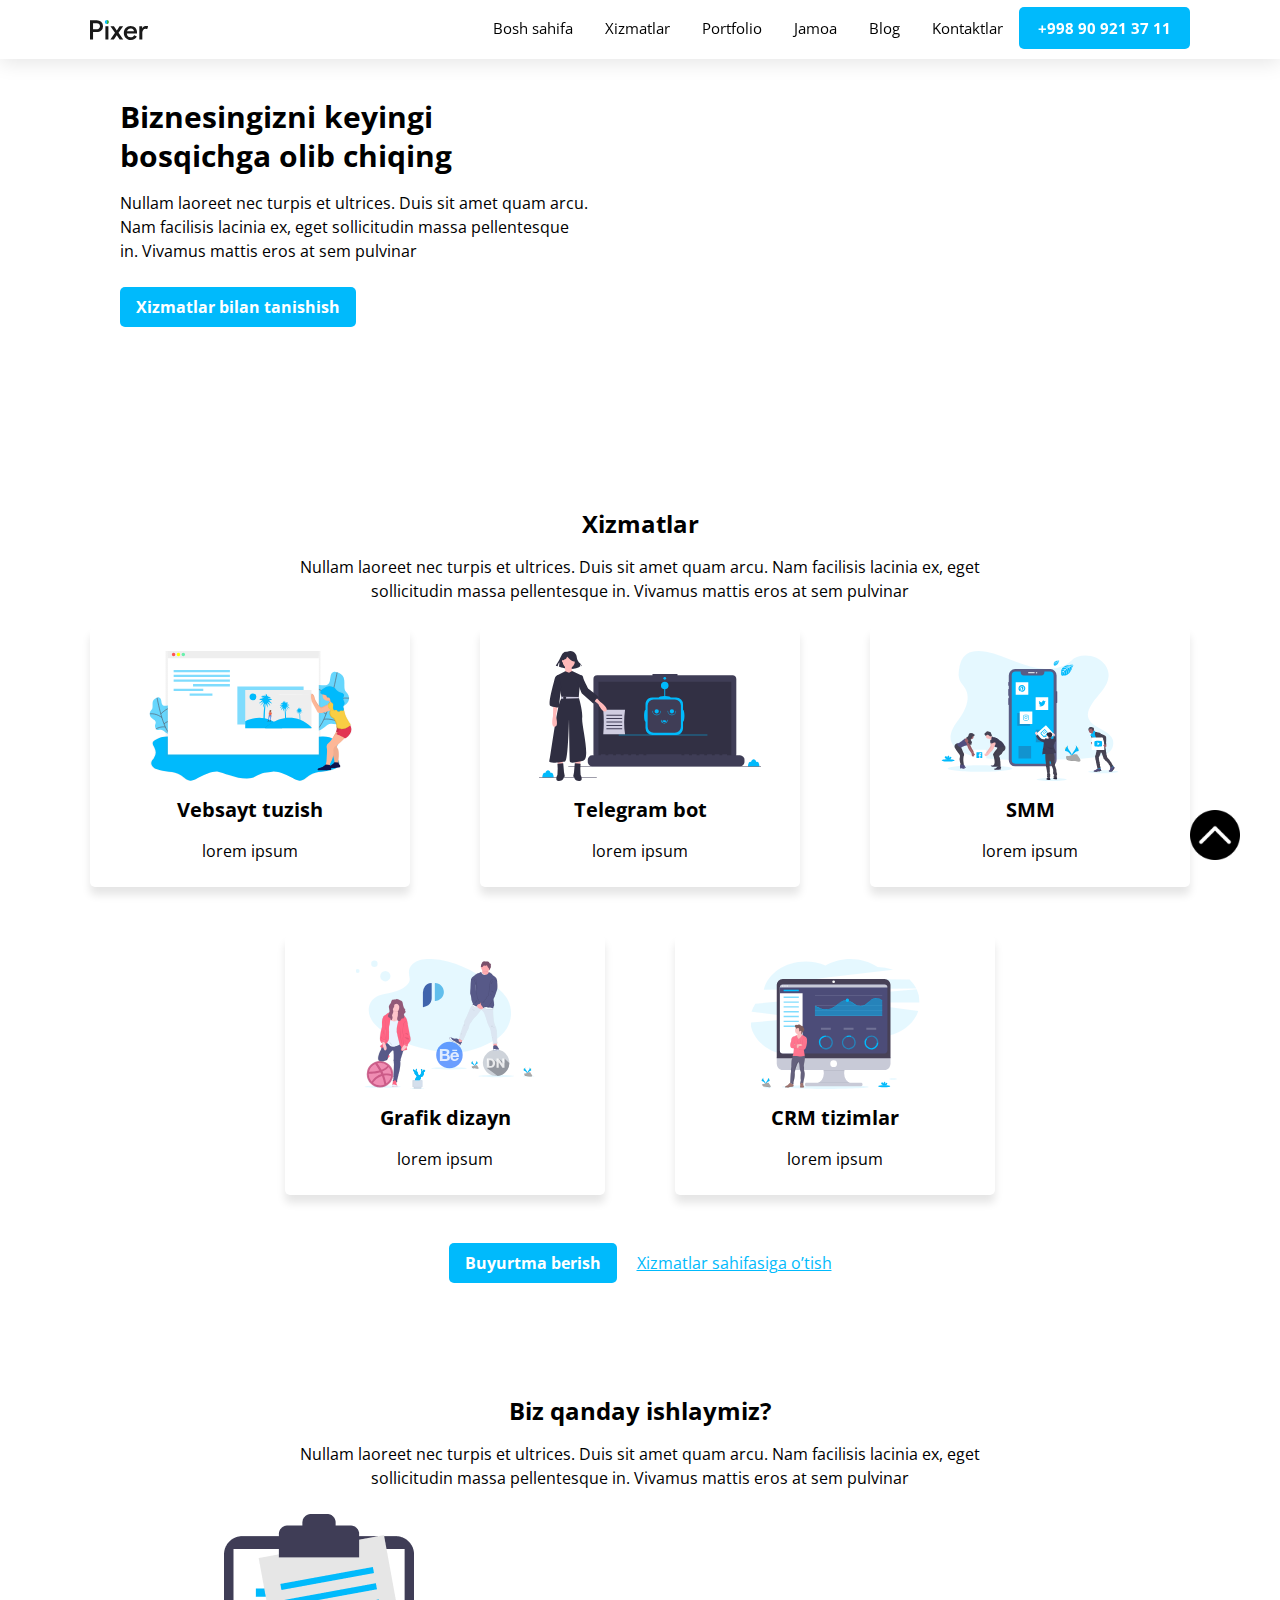
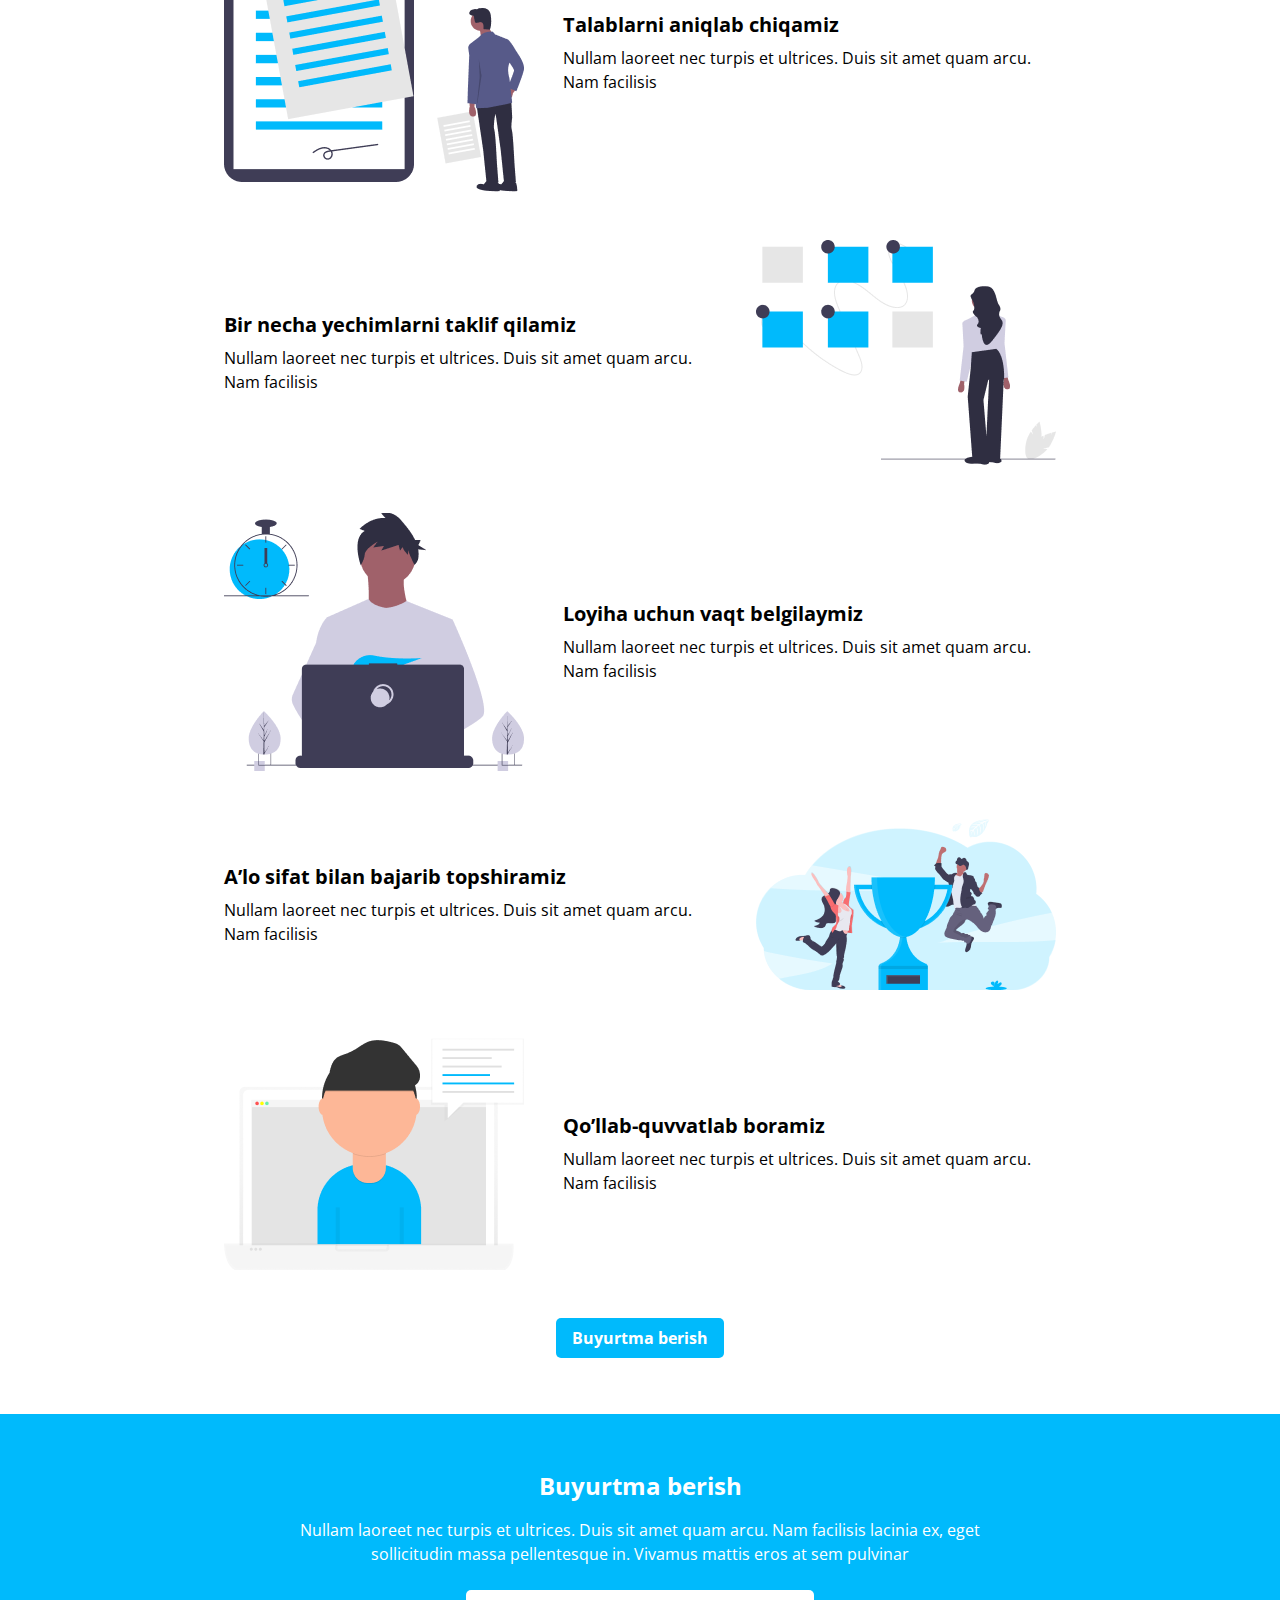
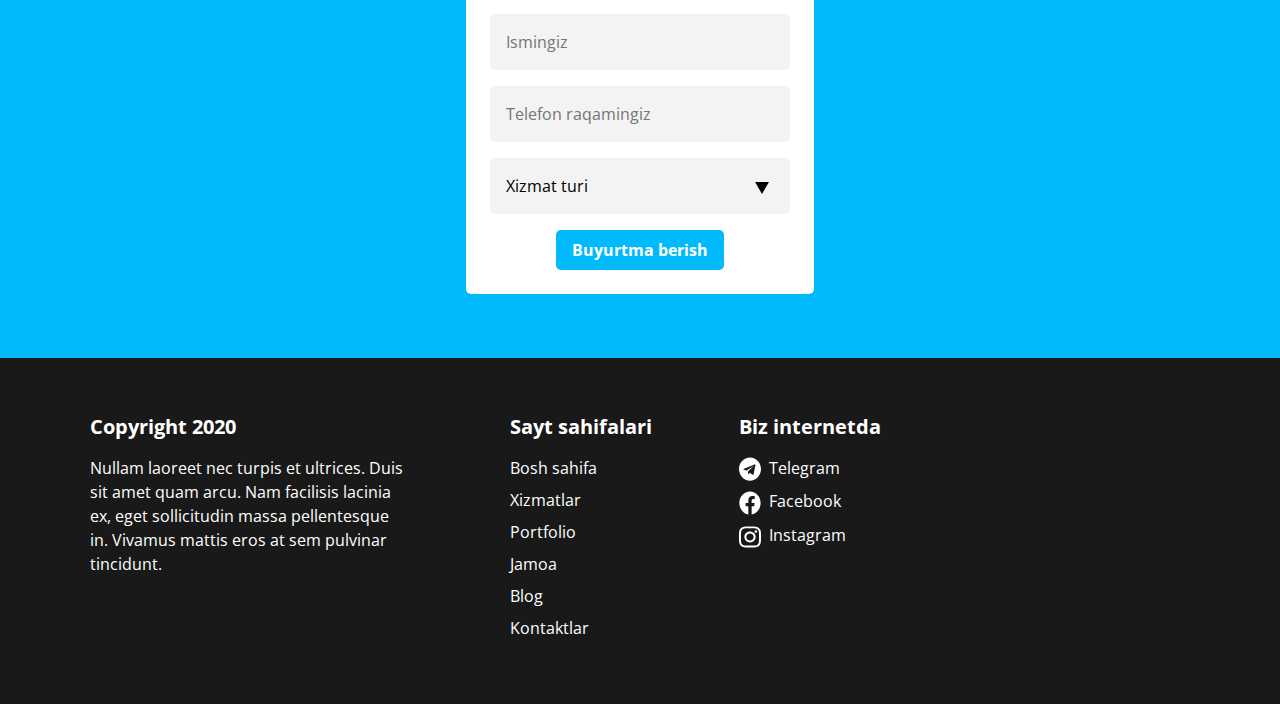
<file: index.html>
<!DOCTYPE html>
<html lang="en">
<head>
  <meta charset="UTF-8">
  <meta http-equiv="X-UA-Compatible" content="IE=edge">
  <meta name="viewport" content="width=device-width, initial-scale=1.0">
  <link rel="stylesheet" href="./css/normalize.css">
  <link rel="stylesheet" href="./css/main.min.css"> 
  <!-- <link rel="stylesheet" href="./css/main.css"> -->
  <title>Pixer</title>
</head>
<body id="body">

  <h1 class="visually-hidden"> Welcome to Pixer </h1>

  <header class="header">
    <div class="container">
      <div class="header__list">
        <a class="site__link" href="./index.html">
          <img class="site__link_img" src="./images/pixer_logo.svg" alt="site logo" width="58" height="20">
        </a>
        
        <nav class="header__menu">
          <ul class="menu__list">
            <li class="menu__item">
              <a class="menu__link" href="./index.html">Bosh sahifa</a>
            </li>
            <li class="menu__item">
              <a class="menu__link" href="./services.html">Xizmatlar</a>
              <ul class="sublist">
                <li class="subitem">
                  <a class="sublink" href="#">Vebsayt</a>
                </li>
                <li class="subitem">
                  <a class="sublink" href="#">Telegram bot</a>
                </li>
                <li class="subitem">
                  <a class="sublink" href="#">SMM</a>
                </li>
                <li class="subitem">
                  <a class="sublink" href="#">Grafik dizayn</a>
                </li>
                <li class="subitem">
                  <a class="sublink" href="#">CRM tizim</a>
                  <ul class="micro__list">
                    <li class="micro__item">
                      <a class="micro__link" href="#">item 1</a>
                    </li>
                    <li class="micro__item">
                      <a class="micro__link" href="#">item 2</a>
                    </li>
                    <li class="micro__item">
                      <a class="micro__link" href="#">item 3</a>
                    </li>
                  </ul>
                </li>
              </ul>
            </li>
            <li class="menu__item">
              <a class="menu__link" href="#">Portfolio</a>
            </li>
            <li class="menu__item">
              <a class="menu__link" href="#">Jamoa</a>
            </li>
            <li class="menu__item">
              <a class="menu__link" href="#">Blog</a>
            </li>
            <li class="menu__item">
              <a class="menu__link" href="#">Kontaktlar</a>
            </li>
            <li class="item__tel">
              <a class="menu__tel" href="tel:+998909213711">+998 90 921 37 11</a>
            </li>
          </ul>
        </nav>
      </div>
    </div>
  </header>


  <main class="main">

    <section class="body">
      <div class="container">
        <div class="body__list">
          <div class="body__item">
            <h1 class="body__title">Biznesingizni keyingi bosqichga
            olib chiqing</h1>
            <p class="body__text">Nullam laoreet nec turpis et ultrices. Duis sit amet quam arcu. Nam facilisis lacinia ex, eget sollicitudin massa pellentesque in. Vivamus mattis eros at sem pulvinar</p>
            <button class="body__link" >Xizmatlar bilan tanishish</button>
          </div>
          <iframe class="body__video" width="458" height="258" src="https://www.youtube.com/embed/6_pru8U2RmM?controls=0" title="YouTube video player" allow="accelerometer; autoplay; clipboard-write; encrypted-media; gyroscope; picture-in-picture" allowfullscreen></iframe>
        </div>
      </div>
    </section>

    <section class="about">
      <div class="container">
        <div class="about__top">
          <h2 class="about__title">Xizmatlar</h2>
          <p class="about__text">Nullam laoreet nec turpis et ultrices. Duis sit amet quam arcu. Nam facilisis lacinia ex, eget sollicitudin massa pellentesque in. Vivamus mattis eros at sem pulvinar</p>
        </div>
        <ul class="about__list">
          <li class="about__item">
            <a class="about__item_link" href="#">
              <img src="./images/websayt_tuzish.svg" alt="depicts a picture of a girl creating a website" width="203" height="130" class="about__img">
              <h3 class="about__subject">Vebsayt tuzish</h3>
              <p class="about__desc">lorem ipsum</p>
            </a>
          </li>
          <li class="about__item">
            <a class="about__item_link" href="#">
              <img src="./images/telegram_bot.svg" alt="The picture depicts a girl holding a paper in front of a notebook" width="222" height="130" class="about__img">
              <h3 class="about__subject">Telegram bot</h3>
              <p class="about__desc">lorem ipsum</p>
            </a>
          </li>
          <li class="about__item">
            <a class="about__item_link" href="#">
              <img src="./images/smm.svg" alt="The picture shows 4 people putting an icon on the phone" width="178" height="130" class="about__img">
              <h3 class="about__subject">SMM</h3>
              <p class="about__desc">lorem ipsum</p>
            </a>
          </li>
          <li class="about__item">
            <a class="about__item_link" href="#">
              <img src="./images/grafig_design.svg" alt="In the picture 2 people are standing on the back of a boy girl on a girl ball" width="179" height="130" class="about__img">
              <h3 class="about__subject">Grafik dizayn</h3>
              <p class="about__desc">lorem ipsum</p>
            </a>
          </li>
          <li class="about__item">
            <a class="about__item_link" href="#">
              <img src="./images/crm.svg" alt="The picture shows a child standing next to a computer monitor" width="169" height="130" class="about__img">
              <h3 class="about__subject">CRM tizimlar</h3>
              <p class="about__desc">lorem ipsum</p>
            </a>
          </li>
        </ul>
        <button class="about__page_link">Buyurtma berish</button>
        <a class="about__link" href="./services.html" target="blanck">Xizmatlar sahifasiga o’tish</a>
      </div>
    </section>

    <section class="content">
      <div class="container">
        <div class="content__top">
          <h2 class="content__title">Biz qanday ishlaymiz?</h2>
          <p class="content__text">Nullam laoreet nec turpis et ultrices. Duis sit amet quam arcu. Nam facilisis lacinia ex, eget sollicitudin massa pellentesque in. Vivamus mattis eros at sem pulvinar</p>
        </div>
        <ol class="content__list">
          <li class="content__item">
            <img src="./images/talablar.png" alt="The picture shows a child holding a piece of paper in his hand and looking at another piece of paper next to him" width="300" height="278" class="content__img">
            <div class="content__sublist">
              <h3 class="content__subject">Talablarni aniqlab chiqamiz</h3>
              <p class="content__desc">Nullam laoreet nec turpis et ultrices. Duis sit amet quam arcu. Nam facilisis</p>
            </div>
          </li>
          <li class="content__item">
            <img src="./images/takliflar.png" alt="The picture shows a girl staring at six pieces of paper hanging on the wall" width="300" height="225" class="content__img two__img">
            <div class="content__sublist">
              <h3 class="content__subject">Bir necha yechimlarni taklif qilamiz</h3>
              <p class="content__desc">Nullam laoreet nec turpis et ultrices. Duis sit amet quam arcu. Nam facilisis</p>
            </div>
          </li>
          <li class="content__item">
            <img src="./images/loyha_vaqti.png" alt="The picture shows a child sitting in front of a notebook" width="300" height="258" class="content__img">
            <div class="content__sublist">
              <h3 class="content__subject">Loyiha uchun vaqt belgilaymiz</h3>
              <p class="content__desc">Nullam laoreet nec turpis et ultrices. Duis sit amet quam arcu. Nam facilisis</p>
            </div>
          </li>
          <li class="content__item">
            <img src="./images/bajarish_topshirish.png" alt="The picture shows a boy and a girl winning prizes" width="300" height="171" class="content__img two__img">
            <div class="content__sublist">
              <h3 class="content__subject">A’lo sifat bilan bajarib topshiramiz</h3>
              <p class="content__desc">Nullam laoreet nec turpis et ultrices. Duis sit amet quam arcu. Nam facilisis</p>
            </div>
          </li>
          <li class="content__item">
            <img src="./images/qo'llab_quvvatlash.png" alt="The picture shows a child in a notebook looking at you and making an offer" width="300" height="232" class="content__img">
            <div class="content__sublist">
              <h3 class="content__subject">Qo’llab-quvvatlab boramiz</h3>
              <p class="content__desc">Nullam laoreet nec turpis et ultrices. Duis sit amet quam arcu. Nam facilisis</p>
            </div>
          </li>
        </ol>
        <button class="content__link">Buyurtma berish</button>
      </div>
    </section>

    <section class="aside">
      <div class="container">
        <div class="aside__list">
          <h2 class="aside__title">Buyurtma berish</h2>
          <p class="aside__text">Nullam laoreet nec turpis et ultrices. Duis sit amet quam arcu. Nam facilisis lacinia ex, eget sollicitudin massa pellentesque in. Vivamus mattis eros at sem pulvinar</p>
        </div>
        <form action="https://echo.htmlacademy.ru/" method="POST" class="aside__item">
          <input type="text" name="user_name" aria-label="enter your name" class="aside__user" placeholder="Ismingiz" required>
          <input type="tel" name="tel" aria-label="enter your phone number" class="aside__user" placeholder="Telefon raqamingiz" required>
          <select class="aside__service" name="user_selected_service_type" required>
            <option selected disabled value="">Xizmat turi</option>
            <option value="website">Vebsayt tuzish</option>
            <option value="telegram bot">Telegram bot</option>
            <option value="smm">SMM</option>
            <option value="graphic">Grafik dizayn</option>
            <option value="crm">CRM tizimlar</option>
          </select>
          <button type="submit" class="aside__submit">Buyurtma berish</button>
        </form>
      </div>
    </section>

  </main>


  <footer class="footer">
    <div class="container">
      <div class="footer__box">
        <div class="footer__left">
          <strong class="footer__title">Copyright 2020</strong>
          <p class="footer__text">Nullam laoreet nec turpis et ultrices. Duis sit amet quam arcu. Nam facilisis lacinia ex, eget sollicitudin massa pellentesque in. Vivamus mattis eros at sem pulvinar tincidunt.</p>
        </div>
        <div class="footer__center">
          <strong class="footer__title">Sayt sahifalari</strong>
          <ol class="footer__list">
            <li class="footer__item">
              <a href="#" class="footer__link">Bosh sahifa</a>
            </li>
            <li class="footer__item">
              <a href="#" class="footer__link">Xizmatlar</a>
            </li>
            <li class="footer__item">
              <a href="#" class="footer__link">Portfolio</a>
            </li>
            <li class="footer__item">
              <a href="#" class="footer__link">Jamoa</a>
            </li>
            <li class="footer__item">
              <a href="#" class="footer__link">Blog</a>
            </li>
            <li class="footer__item">
              <a href="#" class="footer__link">Kontaktlar</a>
            </li>
          </ol>
        </div>
        <div class="footer__right">
          <strong class="footer__title">Biz internetda</strong>
          <ul class="footer__list">
            <li class="footer__item">
              <a href="https://web.telegram.org/z/" target="blanck" class="footer__link">
                <img src="./images/telegram_icon.svg" alt="telegram_icon.svg" width="22" height="24" class="footer__img">Telegram
              </a>
            </li>
            <li class="footer__item">
              <a href="https://www.facebook.com/" target="blanck" class="footer__link">
                <img src="./images/facebook_icon.svg" alt="facebook_icon.svg" width="22" height="24" class="footer__img">Facebook
              </a>
            </li>
            <li class="footer__item">
              <a href="https://www.instagram.com/" target="blanck" class="footer__link">
                <img src="./images/instagram_icon.svg" alt="instagram_icon.svg" width="22" height="24" class="footer__img">Instagram
              </a>
            </li>
          </ul>
        </div>
      </div>
    </div>
  </footer>

  <a class="arrow" href="#body"><img src="./images/arrow_to_top.png" width="50" height="50" alt="arrow to top"></a>

  
</body>
</html>
</file>
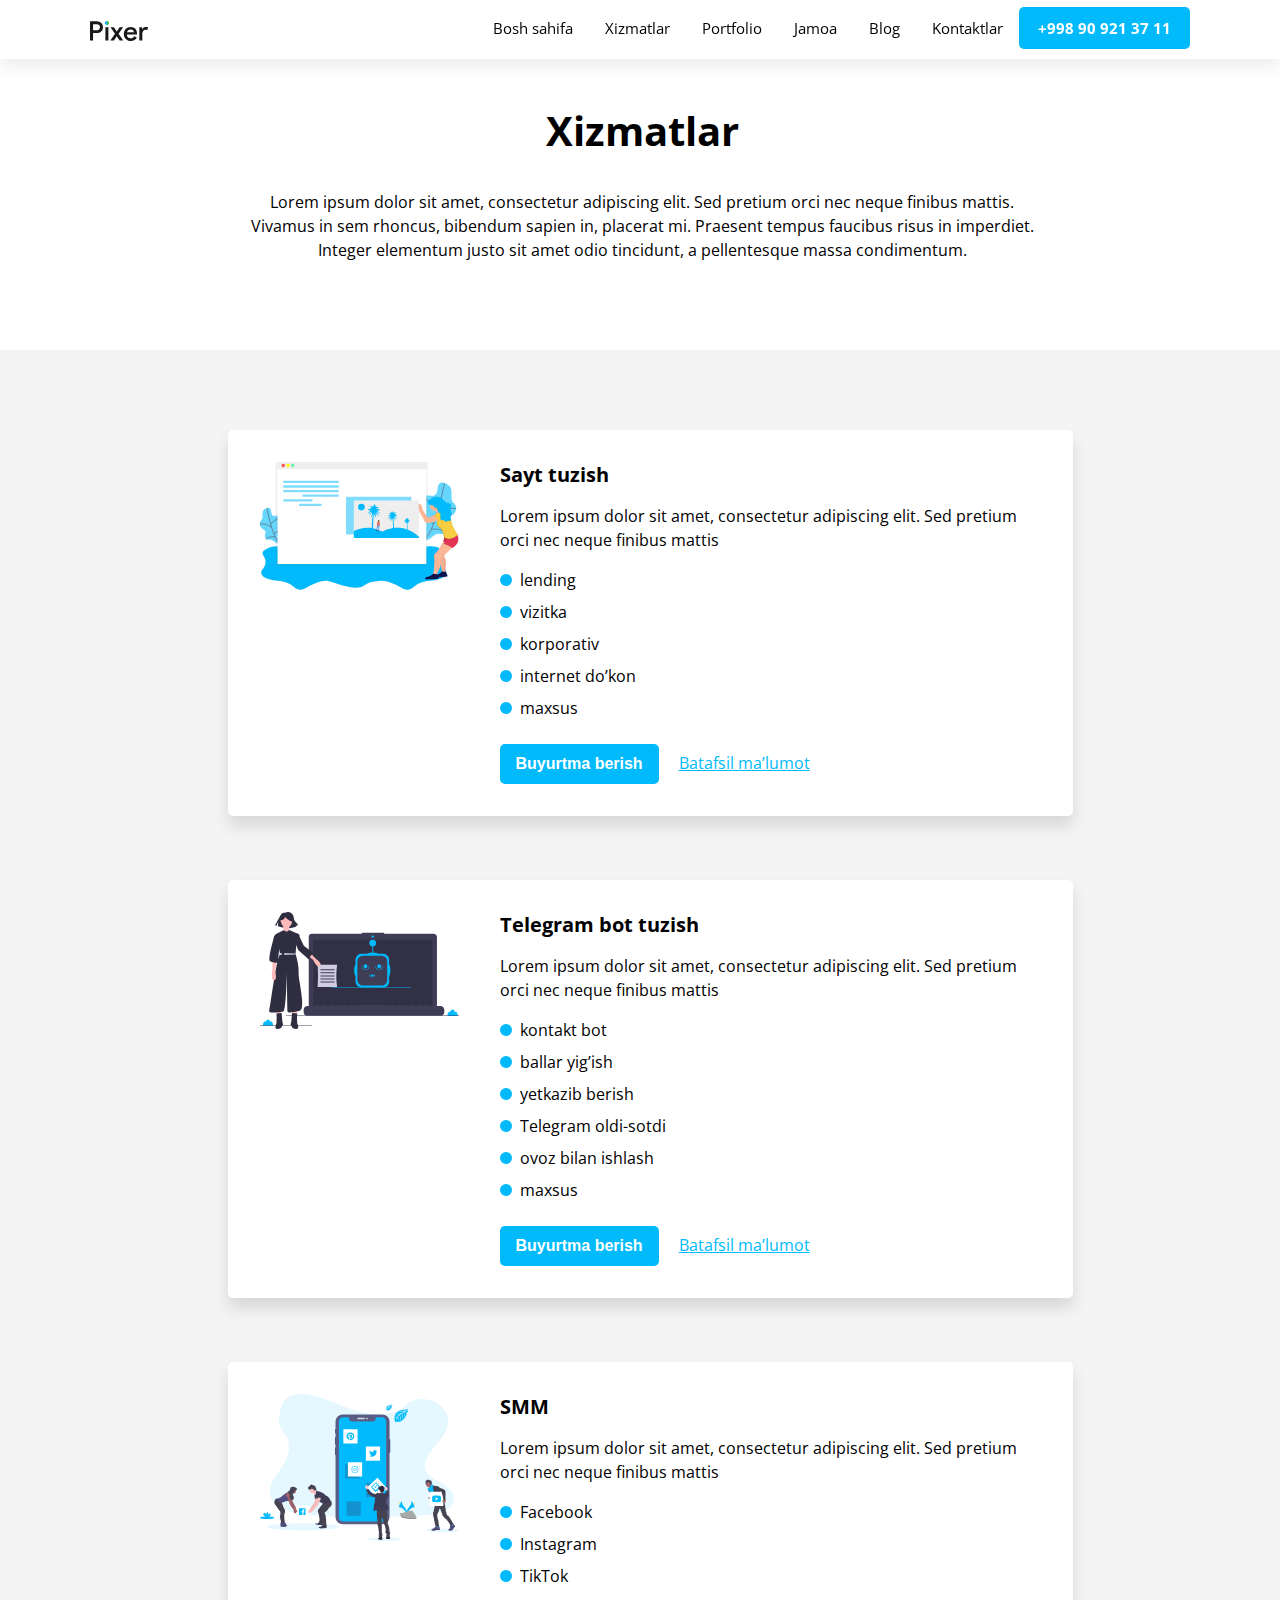
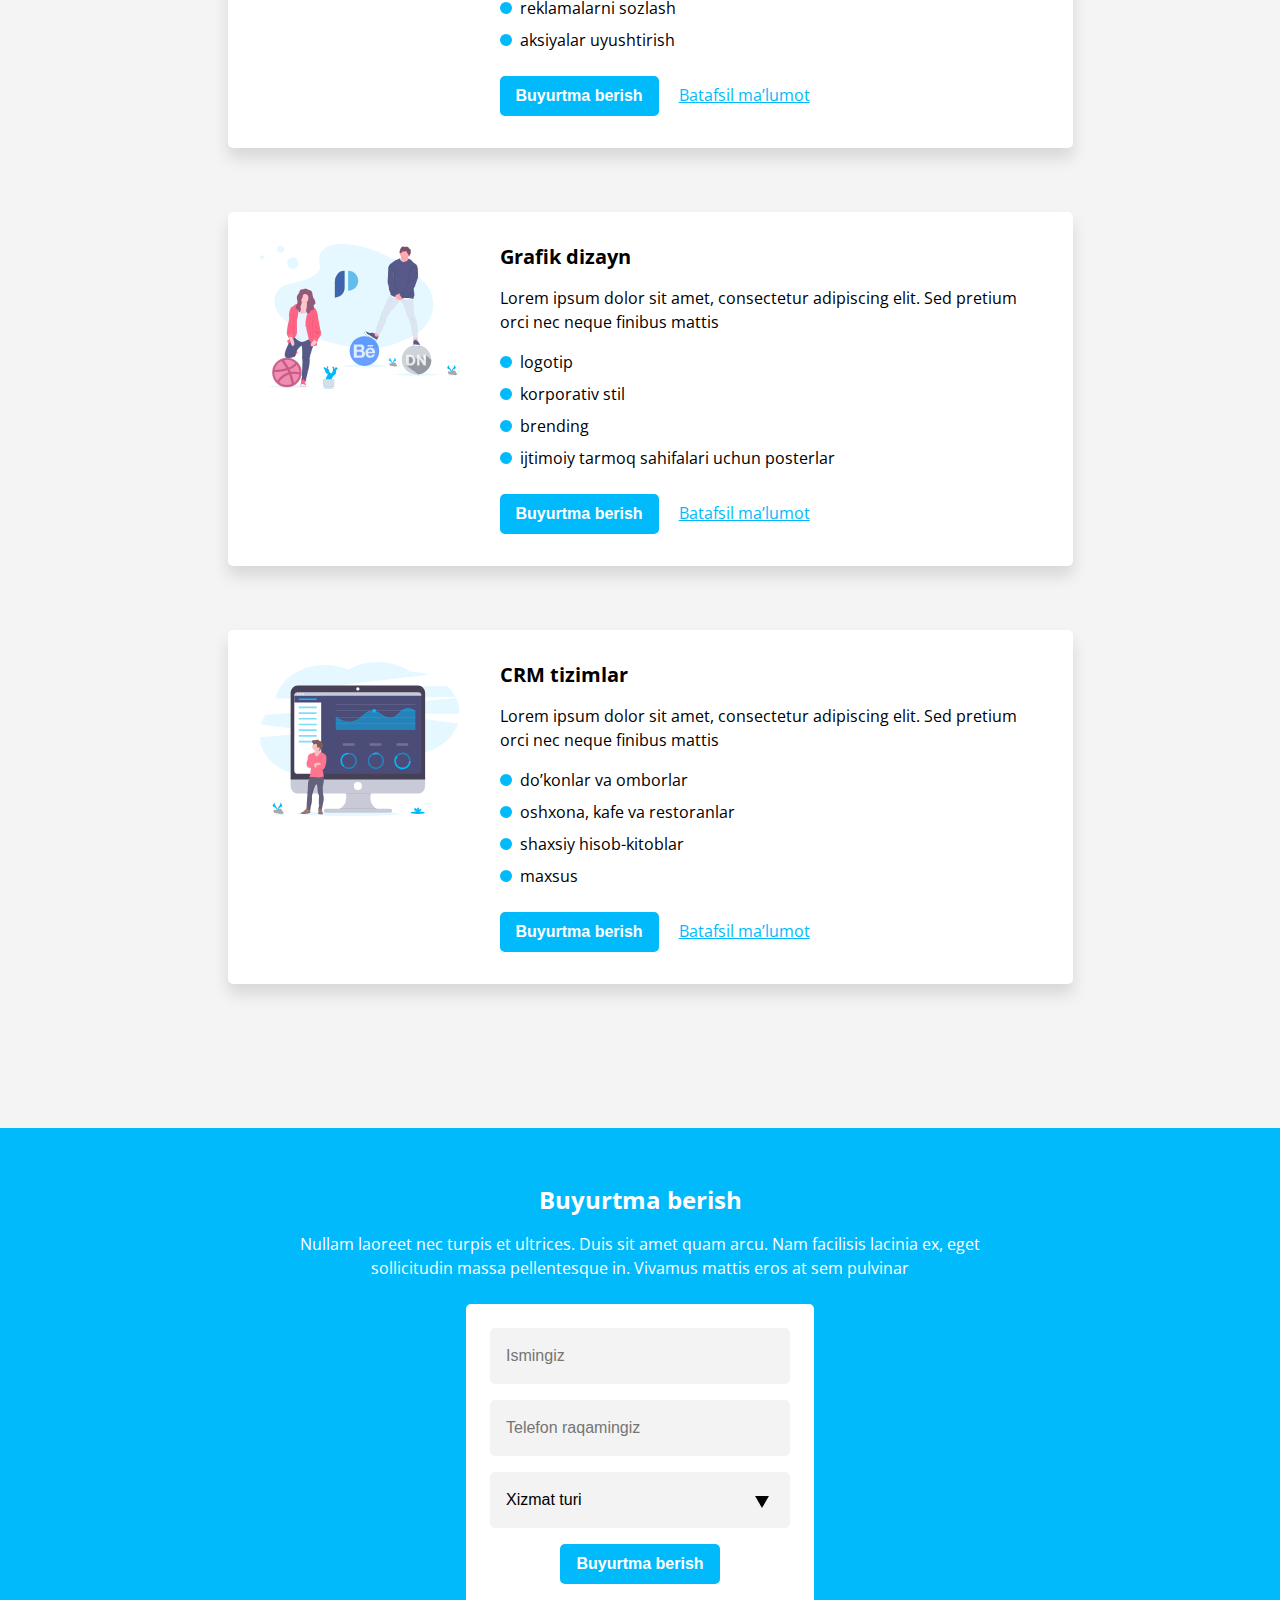
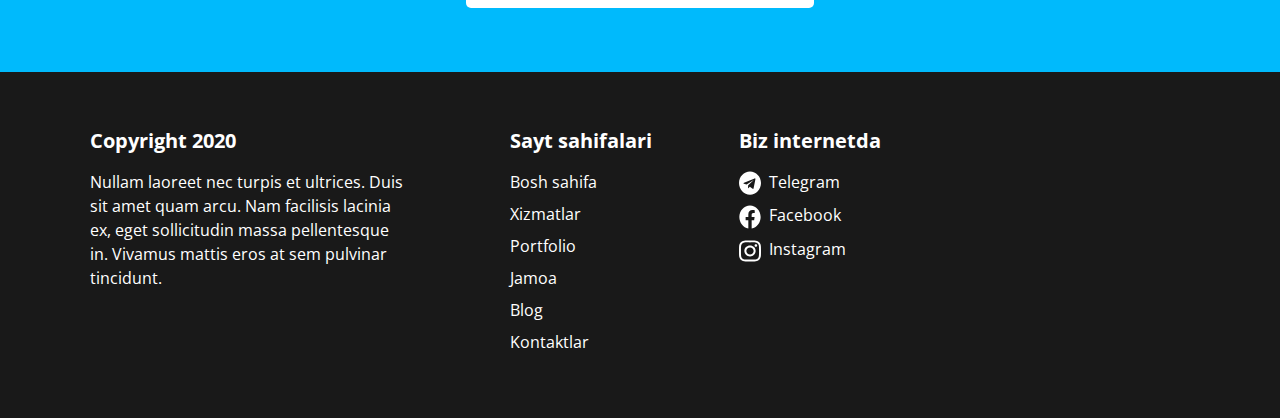
<file: services.html>
<!DOCTYPE html>
<html lang="en">
<head>
  <meta charset="UTF-8">
  <meta http-equiv="X-UA-Compatible" content="IE=edge">
  <meta name="viewport" content="width=device-width, initial-scale=1.0">
  <link rel="stylesheet" href="./css/main.css">
  <title>Services</title>
</head>
<body>


  <header class="header">
    <div class="container">
      <div class="header__list">
        <a class="site__link" href="./index.html">
          <img class="site__link_img" src="./images/pixer_logo.svg" alt="site logo" width="58" height="20">
        </a>
        
        <nav class="header__menu">
          <ul class="menu__list">
            <li class="menu__item">
              <a class="menu__link" href="./index.html">Bosh sahifa</a>
            </li>
            <li class="menu__item">
              <a class="menu__link" href="#">Xizmatlar</a>
            </li>
            <li class="menu__item">
              <a class="menu__link" href="#">Portfolio</a>
            </li>
            <li class="menu__item">
              <a class="menu__link" href="#">Jamoa</a>
            </li>
            <li class="menu__item">
              <a class="menu__link" href="#">Blog</a>
            </li>
            <li class="menu__item">
              <a class="menu__link" href="#">Kontaktlar</a>
            </li>
            <li class="item__tel">
              <a class="menu__tel" href="tel:+998909213711">+998 90 921 37 11</a>
            </li>
          </ul>
        </nav>
      </div>
    </div>
  </header>


  <main class="main">

    <section class="about__top_two">
      <div class="container">
        <div class="about__subtop">
          <h2 class="about__subtitle">Xizmatlar</h2>
          <p class="about__subtext">Lorem ipsum dolor sit amet, consectetur adipiscing elit. Sed pretium orci nec neque finibus mattis. Vivamus in sem rhoncus, bibendum sapien in, placerat mi. Praesent tempus faucibus risus in imperdiet. Integer elementum justo sit amet odio tincidunt, a pellentesque massa condimentum.</p>
        </div>
      </div>
    </section>

    <section class="subabout">
      <div class="container">
        <ul class="about__sublist">
          <li class="about__subitem">
              <img src="./images/websayt_tuzish.svg" alt="depicts a picture of a girl creating a website" width="200" height="128" class="about__img">
              <div class="about__subbox">
                <h3 class="about__caption">Sayt tuzish</h3>
                <p class="about__reference">Lorem ipsum dolor sit amet, consectetur adipiscing elit. Sed pretium orci nec neque finibus mattis</p>
                <div class="about__order">
                  <p class="order__text"><span class="order__stile"></span>lending</p>
                  <p class="order__text"><span class="order__stile"></span>vizitka</p>
                  <p class="order__text"><span class="order__stile"></span>korporativ</p>
                  <p class="order__text"><span class="order__stile"></span>internet do’kon</p>
                  <p class="order__text"><span class="order__stile"></span>maxsus</p>
                </div>
                <button class="about__page_link">Buyurtma berish</button>
                <a class="about__link" href="#" target="blanck">Batafsil ma’lumot</a>
              </div>
          </li>
          <li class="about__subitem">
              <img src="./images/telegram_bot.svg" alt="The picture depicts a girl holding a paper in front of a notebook" width="200" height="117" class="about__img">
              <div class="about__subbox">
                <h3 class="about__caption">Telegram bot tuzish</h3>
                <p class="about__reference">Lorem ipsum dolor sit amet, consectetur adipiscing elit. Sed pretium orci nec neque finibus mattis</p>
                <div class="about__order">
                  <p class="order__text"><span class="order__stile"></span>kontakt bot</p>
                  <p class="order__text"><span class="order__stile"></span>ballar yig’ish</p>
                  <p class="order__text"><span class="order__stile"></span>yetkazib berish</p>
                  <p class="order__text"><span class="order__stile"></span>Telegram oldi-sotdi</p>
                  <p class="order__text"><span class="order__stile"></span>ovoz bilan ishlash</p>
                  <p class="order__text"><span class="order__stile"></span>maxsus</p>
                </div>
                <button class="about__page_link">Buyurtma berish</button>
                <a class="about__link" href="#" target="blanck">Batafsil ma’lumot</a>
              </div>
          </li>
          <li class="about__subitem">
              <img src="./images/smm.svg" alt="The picture shows 4 people putting an icon on the phone" width="200" height="147" class="about__img">
              <div class="about__subbox">
                <h3 class="about__caption">SMM</h3>
                <p class="about__reference">Lorem ipsum dolor sit amet, consectetur adipiscing elit. Sed pretium orci nec neque finibus mattis</p>
                <div class="about__order">
                  <p class="order__text"><span class="order__stile"></span>Facebook</p>
                  <p class="order__text"><span class="order__stile"></span>Instagram</p>
                  <p class="order__text"><span class="order__stile"></span>TikTok</p>
                  <p class="order__text"><span class="order__stile"></span>reklamalarni sozlash</p>
                  <p class="order__text"><span class="order__stile"></span>aksiyalar uyushtirish</p>
                </div>
                <button class="about__page_link">Buyurtma berish</button>
                <a class="about__link" href="#" target="blanck">Batafsil ma’lumot</a>
              </div>
          </li>
          <li class="about__subitem">
              <img src="./images/grafig_design.svg" alt="In the picture 2 people are standing on the back of a boy girl on a girl ball" width="200" height="145" class="about__img">
              <div class="about__subbox">
                <h3 class="about__caption">Grafik dizayn</h3>
                <p class="about__reference">Lorem ipsum dolor sit amet, consectetur adipiscing elit. Sed pretium orci nec neque finibus mattis</p>
                <div class="about__order">
                  <p class="order__text"><span class="order__stile"></span>logotip</p>
                  <p class="order__text"><span class="order__stile"></span>korporativ stil</p>
                  <p class="order__text"><span class="order__stile"></span>brending</p>
                  <p class="order__text"><span class="order__stile"></span>ijtimoiy tarmoq sahifalari uchun posterlar</p>
                </div>
                <button class="about__page_link">Buyurtma berish</button>
                <a class="about__link" href="#" target="blanck">Batafsil ma’lumot</a>
              </div>
          </li>
          <li class="about__subitem">
              <img src="./images/crm.svg" alt="The picture shows a child standing next to a computer monitor" width="200" height="154" class="about__img">
              <div class="about__subbox">
                <h3 class="about__caption">CRM tizimlar</h3>
                <p class="about__reference">Lorem ipsum dolor sit amet, consectetur adipiscing elit. Sed pretium orci nec neque finibus mattis</p>
                <div class="about__order">
                  <p class="order__text"><span class="order__stile"></span>do’konlar va omborlar</p>
                  <p class="order__text"><span class="order__stile"></span>oshxona, kafe va restoranlar</p>
                  <p class="order__text"><span class="order__stile"></span>shaxsiy hisob-kitoblar</p>
                  <p class="order__text"><span class="order__stile"></span>maxsus</p>
                </div>
                <button class="about__page_link">Buyurtma berish</button>
                <a class="about__link" href="#" target="blanck">Batafsil ma’lumot</a>
              </div>
          </li>
        </ul>
      </div>
    </section>

    <section class="aside">
      <div class="container">
        <div class="aside__list">
          <h2 class="aside__title">Buyurtma berish</h2>
          <p class="aside__text">Nullam laoreet nec turpis et ultrices. Duis sit amet quam arcu. Nam facilisis lacinia ex, eget sollicitudin massa pellentesque in. Vivamus mattis eros at sem pulvinar</p>
        </div>
        <form action="https://echo.htmlacademy.ru/" method="POST" class="aside__item">
          <input type="text" name="user_name" aria-label="enter your name" class="aside__user" placeholder="Ismingiz" required>
          <input type="tel" name="user_surname" aria-label="enter your phone number" class="aside__user" placeholder="Telefon raqamingiz" required>
          <select class="aside__service" name="user_selected_service_type" required>
            <option selected disabled value="">Xizmat turi</option>
            <option value="website">Vebsayt tuzish</option>
            <option value="telegram bot">Telegram bot</option>
            <option value="smm">SMM</option>
            <option value="graphic">Grafik dizayn</option>
            <option value="crm">CRM tizimlar</option>
          </select>
          <button type="submit" class="aside__submit">Buyurtma berish</button>
        </form>
      </div>
    </section>

  </main>


  <footer class="footer">
    <div class="container">
      <div class="footer__box">
        <div class="footer__left">
          <strong class="footer__title">Copyright 2020</strong>
          <p class="footer__text">Nullam laoreet nec turpis et ultrices. Duis sit amet quam arcu. Nam facilisis lacinia ex, eget sollicitudin massa pellentesque in. Vivamus mattis eros at sem pulvinar tincidunt.</p>
        </div>
        <div class="footer__center">
          <strong class="footer__title">Sayt sahifalari</strong>
          <ol class="footer__list">
            <li class="footer__item">
              <a href="#" class="footer__link">Bosh sahifa</a>
            </li>
            <li class="footer__item">
              <a href="#" class="footer__link">Xizmatlar</a>
            </li>
            <li class="footer__item">
              <a href="#" class="footer__link">Portfolio</a>
            </li>
            <li class="footer__item">
              <a href="#" class="footer__link">Jamoa</a>
            </li>
            <li class="footer__item">
              <a href="#" class="footer__link">Blog</a>
            </li>
            <li class="footer__item">
              <a href="#" class="footer__link">Kontaktlar</a>
            </li>
          </ol>
        </div>
        <div class="footer__right">
          <strong class="footer__title">Biz internetda</strong>
          <ul class="footer__list">
            <li class="footer__item">
              <a href="https://web.telegram.org/z/" target="blanck" class="footer__link">
                <img src="./images/telegram_icon.svg" alt="telegram_icon.svg" width="22" height="24" class="footer__img">Telegram
              </a>
            </li>
            <li class="footer__item">
              <a href="https://www.facebook.com/" target="blanck" class="footer__link">
                <img src="./images/facebook_icon.svg" alt="facebook_icon.svg" width="22" height="24" class="footer__img">Facebook
              </a>
            </li>
            <li class="footer__item">
              <a href="https://www.instagram.com/" target="blanck" class="footer__link">
                <img src="./images/instagram_icon.svg" alt="instagram_icon.svg" width="22" height="24" class="footer__img">Instagram
              </a>
            </li>
          </ul>
        </div>
      </div>
    </div>
  </footer>

  
</body>
</html>
</file>
<file: css/main.css>
@font-face {
  font-family: 'Open Sans';
  src: url('../fonts/OpenSans-Regular.woff2') format('woff2'),
      url('../fonts/OpenSans-Regular.woff') format('woff');
  font-weight: normal;
  font-style: normal;
  font-display: swap;
}

@font-face {
  font-family: 'Open Sans';
  src: url('../fonts/OpenSans-Bold.woff2') format('woff2'),
      url('../fonts/OpenSans-Bold.woff') format('woff');
  font-weight: bold;
  font-style: normal;
  font-display: swap;
}

*{
  box-sizing: border-box;
}

html{
  scroll-behavior: smooth;
}

body{
  margin: 0;
  font-family: 'Open Sans';
}

img{
  vertical-align: middle;
  object-fit: cover;
}

.visually-hidden {
  position: absolute;
  width: 1px;
  height: 1px;
  margin: -1px;
  padding: 0;
  overflow: hidden;
  border: 0;
  clip: rect(0 0 0 0)
}

/* HEADER */
.header{
  position: fixed;
  width: 100%;
  top: 0;
  left: 0;
  z-index: 100;
  background-color: #fff;
  box-shadow: 0px 4px 20px rgba(0, 0, 0, 0.1);
  display: flex;
  align-items: center;
}

.container{
  width: 1140px;
  padding-right: 20px;
  padding-left: 20px;
  margin: 0 auto;
}

.header__list{
  display: flex;
  align-items: center;
}

.site__link{
  display: inline-block;
  transition: all 0.2s ease;
}

.site__link:hover{
  opacity: 0.8;
}

.site__link:active{
  opacity: 0.4;
}

.header__menu{
  margin-left: auto;
}

.menu__list{
  display: flex;
  margin: 0;
  padding: 0;
  list-style: none;
}

.menu__item{
  border-bottom: 3px solid #fff;
  transition: all 0.2s ease;
}

.menu__item:hover{
  border-bottom: 3px solid #191919;
}

.menu__item:active{
  border-bottom: 3px solid transparent;
  background: rgba(25, 25, 25, 0.7);
}

.menu__link{
  font-style: normal;
  font-weight: 400;
  font-size: 15px;
  line-height: 24px;
  color: #000;
  text-decoration: none;
  display: inline-block;
  padding: 16px;
}

.menu__link:active{
  color: #fff;
}

.menu__item:nth-child(2){
  position: relative;
  
}

.menu__item:nth-child(2):hover .sublist{
  display: block;
  transition: all 20s ease;
}

.sublist{
  position: absolute;
  top: 105%;
  left: -21px;
  display: none;
  width: 140px;
  margin: 0;
  padding: 0;
  list-style: none;
  background: #FFFFFF;
  box-shadow: 0px 4px 24px rgba(0, 0, 0, 0.1);
  border-radius: 5px;
}

.sublink{ 
  font-style: normal;
  font-weight: 400;
  font-size: 16px;
  line-height: 24px;
  display: inline-block;
  width: 100%;
  padding: 16px;
  color: #000;
  text-decoration: none;
  transition: all 0.2s ease;
}

.sublink:hover{
  background: #00BAFC;
  color: #FFFFFF;
}

.sublink:active{
  background: #00BAFC;
  opacity: 0.6;
}

.subitem:nth-child(5){
  position: relative;
}

.subitem:nth-child(5):hover .micro__list{
  display: block;
}

.micro__list{
  position: absolute;
  top: 0;
  left: 140px;
  display: none;
  width: 140px;
  margin: 0;
  padding: 0;
  list-style: none;
  background: #FFFFFF;
  box-shadow: 0px 4px 24px rgba(0, 0, 0, 0.1);
  border-radius: 5px;
}

.micro__link{
  font-style: normal;
  font-weight: 400;
  font-size: 16px;
  line-height: 24px;
  display: inline-block;
  width: 100%;
  padding: 16px;
  color: #000;
  text-decoration: none;
  transition: all 0.2s ease;
}

.micro__link:hover{
  background: #00BAFC;
  color: #FFFFFF;
}

.micro__link:active{
  background: #00BAFC;
  opacity: 0.6;
}

.item__tel{
  padding: 16px 0px;
  margin-right: 0;
}

.menu__tel{
  font-style: normal;
  font-weight: 700;
  font-size: 15px;
  line-height: 24px;
  color: #fff;
  text-decoration: none;
  padding: 8px 16px;
  background: #00BAFC;
  border-radius: 5px;
  border: 3px solid transparent;
  transition: all 0.2s ease;
}

.menu__tel:hover{
  color: #00BAFC;
  background: #FFFFFF;
  border: 3px solid #00BAFC; 
  border-radius: 5px;
}

.menu__tel:active{
  color: #FFFFFF;
  border: 3px solid transparent;
  background: #00bafc99;
  border-radius: 5px;
}
/* HEADER */


/* MAIN */

/* BODY */
.body{
  padding-top: 56px;
  padding: 97px 100px;
}

.body__list{
  display: flex;
  justify-content: space-between;
}

.body__item{
  width: 470px;
}

.body__title{
  font-style: normal;
  font-weight: 700;
  font-size: 30px;
  line-height: 130%;
  color: #000000;
  margin: 0;
  margin-bottom: 16px;
}

.body__text{
  font-style: normal;
  font-weight: 400;
  font-size: 16px;
  line-height: 24px;
  color: #000000;
  margin: 0;
  margin-bottom: 24px;
}

.body__link{
  font-style: normal;
  font-weight: 700;
  font-size: 16px;
  line-height: 24px;
  color: #FFFFFF;
  background: #00BAFC;
  border: 0px;
  border-radius: 5px;
  text-decoration: none;
  padding: 8px 16px;
  transition: all 0.2s ease;
}

.body__link:hover{
  background: rgba(0, 186, 252, 0.8);
}

.body__link:active{
  background: rgba(0, 186, 252, 0.6);
}

.body__video{
  border: 0px;
  border-radius: 5px;
}
/* BODY */


/* ABOUT */
.about{
  text-align: center;
  padding: 56px 0px;
}

.about__top{
  width: 719px;
  display: inline-block;
  margin-bottom: 24px;
}

.about__title{
  font-style: normal;
  font-weight: 700;
  font-size: 24px;
  line-height: 130%;
  text-align: center;
  color: #000000;
  margin: 0;
  margin-bottom: 16px;
}

.about__text{
  font-style: normal;
  font-weight: 400;
  font-size: 16px;
  line-height: 24px;
  text-align: center;
  color: #000000;  
  margin: 0;
}

.about__list{
  display: flex;
  justify-content: center;
  flex-wrap: wrap;
  list-style: none;
  margin: 0;
  padding: 0;
  margin-right: -35px;
  margin-left: -35px;
}

.about__item_link{
  display: inline-block;
  width: 320px;
  padding: 24px 59px;
  text-align: center;
  background: #FFFFFF;
  box-shadow: 0px 8px 8px rgba(0, 0, 0, 0.1);
  border-radius: 5px;
  margin-right: 35px;
  margin-left: 35px;
  margin-bottom: 48px;
  text-decoration: none;
  transition: all 0.2s ease;
}

.about__item_link:hover{
  box-shadow: 0px 12px 21px rgba(0, 0, 0, 0.1);
}

.about__item_link:active{
  box-shadow: 0px 4px 4px rgba(0, 0, 0, 0.2);
}

.about__img{
  margin-bottom: 16px;
}

.about__subject{
  font-style: normal;
  font-weight: 700;
  font-size: 20px;
  line-height: 130%;
  color: #000000;
  margin: 0;
  margin-bottom: 16px;
}

.about__desc{
  font-style: normal;
  font-weight: 400;
  font-size: 16px;
  line-height: 24px;
  color: #000000;
  margin: 0;
}

.about__page_link{
  font-style: normal;
  font-weight: 700;
  font-size: 16px;
  line-height: 24px;
  color: #FFFFFF;
  border: 0px;
  background: #00BAFC;
  border-radius: 5px;
  padding: 8px 16px;
  margin-right: 16px;
  transition: all 0.2s ease;
}

.about__page_link:hover{
  background: rgba(0, 186, 252, 0.8);
}

.about__page_link:active{
  background: rgba(0, 186, 252, 0.6);
}

.about__link{
  font-style: normal;
  font-weight: 400;
  font-size: 16px;
  line-height: 24px;
  color: #00BAFC;
}
/* ABOUT */


/* ABOUT_SERVICES */

/* ADOUT__TOP_TWO */
.about__top_two{
  text-align: center;
  padding: 72px;
}

.about__subtop{
  display: inline-block;
  width: 800px;
}

.about__subtitle{
  font-style: normal;
  font-weight: 700;
  font-size: 40px;
  line-height: 130%;
  color: #000000;
}

.about__subtext{
  font-style: normal;
  font-weight: 400;
  font-size: 16px;
  line-height: 24px;
  color: #000000;
}
/* ABOUT__TOP_TWO */


/* SUBABOUT */
.subabout{
  padding: 80px;
  background: #F4F4F4;
}

.about__sublist{
  margin: 0;
  padding: 0;
}

.about__subitem{
  display: flex;
  margin: 0 auto;
  width: 845px;
  padding: 32px;
  background: #FFFFFF;
  box-shadow: 0px 10px 16px rgba(0, 0, 0, 0.12);
  border-radius: 5px;
  margin-bottom: 64px;
}

.about__subbox{
  margin-left: 40px;
}

.about__caption{
  font-style: normal;
  font-weight: 700;
  font-size: 20px;
  line-height: 130%;
  color: #000000;
  margin: 0;
  margin-bottom: 16px;
}

.about__reference{
  font-style: normal;
  font-weight: 400;
  font-size: 16px;
  line-height: 24px;
  color: #000000;
  margin: 0;
  margin-bottom: 16px;
}

.about__order{
  margin-bottom: 24px;
}

.order__text{
  font-style: normal;
  font-weight: 400;
  font-size: 16px;
  line-height: 24px;
  color: #000000;
  margin: 0;
  margin-bottom: 8px; 
}

.order__stile{
  display: inline-block;
  width: 12px;
  height: 12px;
  background: #00BAFC;
  border-radius: 12px;
  margin-right: 8px;
}
/* SUBABOUT */

/* ABOUT_SERVICES */


/* CONTENT */
.content{
  text-align: center;
  padding: 56px 0px;
}

.content__top{
  display: inline-block;
  width: 719px;
  margin-bottom: 24px;
}

.content__title{
  font-style: normal;
  font-weight: 700;
  font-size: 24px;
  line-height: 130%;
  color: #000000;
  margin: 0;
  margin-bottom: 16px;
}

.content__text{
  font-style: normal;
  font-weight: 400;
  font-size: 16px;
  line-height: 24px;
  color: #000000;
  margin: 0;
}

.content__list{
  width: 832px;
  display: inline-block;
  text-align: center;
  margin: 0;
  padding: 0;
  list-style: none;
}

.content__item{
  display: flex;
  justify-content: space-between;
  align-items: center;
  flex-direction: row-reverse;
  margin-bottom: 48px;
}

.content__item:nth-child(2n + 1){
  flex-direction: row;
}

.content__sublist{
  width: 493px;
  vertical-align: middle;
}

.content__subject{
  font-style: normal;
  font-weight: 700;
  font-size: 20px;
  line-height: 130%;
  text-align: start;
  color: #000000;
  margin: 0;
  margin-bottom: 8px;
}

.content__desc{
  font-style: normal;
  font-weight: 400;
  font-size: 16px;
  line-height: 24px;
  text-align: start;
  color: #000000;
  margin: 0;
}

.content__link{
  display: block;
  margin: 0 auto;
  font-style: normal;
  font-weight: 700;
  font-size: 16px;
  line-height: 24px;
  color: #FFFFFF;
  border: 0px;
  padding: 8px 16px;
  background: #00BAFC;
  border-radius: 5px;
  transition: all 0.2s ease;
}

.content__link:hover{
  background: rgba(0, 186, 252, 0.8);
}

.content__link:active{
  background: rgba(0, 186, 252, 0.6);
}
/* CONTENT */


/* ASIDE */
.aside{
  padding-top: 56px;
  padding-bottom: 64px;
  background: #00BAFC;
  text-align: center;
}

.aside__list{
  display: inline-block;
  width: 719px;
}

.aside__title{
  font-style: normal;
  font-weight: 700;
  font-size: 24px;
  line-height: 130%;
  color: #FFFFFF;
  margin: 0;
  margin-bottom: 16px;
}

.aside__text{
  font-style: normal;
  font-weight: 400;
  font-size: 16px;
  line-height: 150%;
  color: #FFFFFF;
  margin: 0;
  margin-bottom: 24px;
}

.aside__item{
  width: 348px;
  background: #FFFFFF;
  border-radius: 5px;
  padding: 24px;
  margin: 0 auto;
}

.aside__user{
  width: 300px;
  font-style: normal;
  font-weight: 400;
  font-size: 16px;
  line-height: 150%;
  color: #000000;
  border: 0px;
  background: #F3F3F3;
  border-radius: 5px;
  padding: 16px;
  margin-bottom: 16px;
}

.aside__service{
  width: 300px;
  appearance: none;
  font-style: normal;
  font-weight: 400;
  font-size: 16px;
  line-height: 150%;
  color: #000000;
  border: 0px;
  background: #F3F3F3;
  border-radius: 5px;
  padding: 16px;
  margin-bottom: 16px;
  background-image: url("../images/down_arrow.svg");
  background-repeat: no-repeat;
  background-size: 16px;
  background-position: right 20px center;
}

.aside__submit{
  font-style: normal;
  font-weight: 700;
  font-size: 16px;
  line-height: 24px;
  color: #FFFFFF;
  background: #00BAFC;
  border: 0px;
  border-radius: 5px;
  padding: 8px 16px;
  transition: all 0.2s ease;
}

.aside__submit:hover{
  background: rgba(0, 186, 252, 0.8);
}

.aside__submit:active{
  background: rgba(0, 186, 252, 0.6);
}
/* ASIDE */

/* MAIN */


/* FOOTER */
.footer{
  padding: 56px 0px;
  background: #191919;
}

.footer__box{
  display: flex;
}

.footer__left{
  width: 320px;
  margin-right: 100px;
}

.footer__title{
  display: inline-block;
  font-weight: 700;
  font-size: 20px;
  line-height: 130%;
  color: #FFFFFF;
  margin: 0;
  margin-bottom: 16px;
}

.footer__text{
  font-style: normal;
  font-weight: 400;
  font-size: 16px;
  line-height: 150%;
  color: #FFFFFF;
  margin: 0;
}

.footer__center{
  margin-right: 87px;
}

.footer__list{
  list-style: none;
  margin: 0;
  padding: 0;
}

.footer__item{
  margin-bottom: 8px;
}

.footer__link{
  font-style: normal;
  font-weight: 400;
  font-size: 16px;
  line-height: 24px;
  color: #FFFFFF;
  text-decoration: none;
  transition: all 0.2s ease;
}

.footer__link:hover{
  color: #00BAFC;
}

.footer__link:active{
  color: #00BAFC;
  opacity: 0.6;
}

.footer__img{
  margin-right: 8px;
}
/* FOOTER */

.arrow{
  position: fixed;
  right: 40px;
  bottom: 40px;
  display: inline-block;
  width: 50px;
  height: 50px;
  border-radius: 50%;
}
</file>
<file: css/main.min.css>
@font-face{font-family:'Open Sans';src:url('../fonts/OpenSans-Regular.woff2') format('woff2'),url('../fonts/OpenSans-Regular.woff') format('woff');font-weight:400;font-style:normal;font-display:swap}@font-face{font-family:'Open Sans';src:url('../fonts/OpenSans-Bold.woff2') format('woff2'),url('../fonts/OpenSans-Bold.woff') format('woff');font-weight:700;font-style:normal;font-display:swap}*{-webkit-box-sizing:border-box;box-sizing:border-box}html{scroll-behavior:smooth}body{margin:0;font-family:'Open Sans'}img{vertical-align:middle;-o-object-fit:cover;object-fit:cover}.visually-hidden{position:absolute;width:1px;height:1px;margin:-1px;padding:0;overflow:hidden;border:0;clip:rect(0 0 0 0)}.header{position:fixed;width:100%;top:0;left:0;z-index:100;background-color:#fff;-webkit-box-shadow:0 4px 20px rgba(0,0,0,.1);box-shadow:0 4px 20px rgba(0,0,0,.1);display:-webkit-box;display:-ms-flexbox;display:flex;-webkit-box-align:center;-ms-flex-align:center;align-items:center}.container{width:1140px;padding-right:20px;padding-left:20px;margin:0 auto}.header__list{display:-webkit-box;display:-ms-flexbox;display:flex;-webkit-box-align:center;-ms-flex-align:center;align-items:center}.site__link{display:inline-block;-webkit-transition:all .2s ease;-o-transition:all .2s ease;transition:all .2s ease}.site__link:hover{opacity:.8}.site__link:active{opacity:.4}.header__menu{margin-left:auto}.menu__list{display:-webkit-box;display:-ms-flexbox;display:flex;margin:0;padding:0;list-style:none}.menu__item{border-bottom:3px solid #fff;-webkit-transition:all .2s ease;-o-transition:all .2s ease;transition:all .2s ease}.menu__item:hover{border-bottom:3px solid #191919}.menu__item:active{border-bottom:3px solid transparent;background:rgba(25,25,25,.7)}.menu__link{font-style:normal;font-weight:400;font-size:15px;line-height:24px;color:#000;text-decoration:none;display:inline-block;padding:16px}.menu__link:active{color:#fff}.menu__item:nth-child(2){position:relative}.menu__item:nth-child(2):hover .sublist{display:block;-webkit-transition:all 20s ease;-o-transition:all 20s ease;transition:all 20s ease}.sublist{position:absolute;top:105%;left:-21px;display:none;width:140px;margin:0;padding:0;list-style:none;background:#fff;-webkit-box-shadow:0 4px 24px rgba(0,0,0,.1);box-shadow:0 4px 24px rgba(0,0,0,.1);border-radius:5px}.sublink{font-style:normal;font-weight:400;font-size:16px;line-height:24px;display:inline-block;width:100%;padding:16px;color:#000;text-decoration:none;-webkit-transition:all .2s ease;-o-transition:all .2s ease;transition:all .2s ease}.sublink:hover{background:#00bafc;color:#fff}.sublink:active{background:#00bafc;opacity:.6}.subitem:nth-child(5){position:relative}.subitem:nth-child(5):hover .micro__list{display:block}.micro__list{position:absolute;top:0;left:140px;display:none;width:140px;margin:0;padding:0;list-style:none;background:#fff;-webkit-box-shadow:0 4px 24px rgba(0,0,0,.1);box-shadow:0 4px 24px rgba(0,0,0,.1);border-radius:5px}.micro__link{font-style:normal;font-weight:400;font-size:16px;line-height:24px;display:inline-block;width:100%;padding:16px;color:#000;text-decoration:none;-webkit-transition:all .2s ease;-o-transition:all .2s ease;transition:all .2s ease}.micro__link:hover{background:#00bafc;color:#fff}.micro__link:active{background:#00bafc;opacity:.6}.item__tel{padding:16px 0;margin-right:0}.menu__tel{font-style:normal;font-weight:700;font-size:15px;line-height:24px;color:#fff;text-decoration:none;padding:8px 16px;background:#00bafc;border-radius:5px;border:3px solid transparent;-webkit-transition:all .2s ease;-o-transition:all .2s ease;transition:all .2s ease}.menu__tel:hover{color:#00bafc;background:#fff;border:3px solid #00bafc;border-radius:5px}.menu__tel:active{color:#fff;border:3px solid transparent;background:#00bafc99;border-radius:5px}.body{padding-top:56px;padding:97px 100px}.body__list{display:-webkit-box;display:-ms-flexbox;display:flex;-webkit-box-pack:justify;-ms-flex-pack:justify;justify-content:space-between}.body__item{width:470px}.body__title{font-style:normal;font-weight:700;font-size:30px;line-height:130%;color:#000;margin:0;margin-bottom:16px}.body__text{font-style:normal;font-weight:400;font-size:16px;line-height:24px;color:#000;margin:0;margin-bottom:24px}.body__link{font-style:normal;font-weight:700;font-size:16px;line-height:24px;color:#fff;background:#00bafc;border:0;border-radius:5px;text-decoration:none;padding:8px 16px;-webkit-transition:all .2s ease;-o-transition:all .2s ease;transition:all .2s ease}.body__link:hover{background:rgba(0,186,252,.8)}.body__link:active{background:rgba(0,186,252,.6)}.body__video{border:0;border-radius:5px}.about{text-align:center;padding:56px 0}.about__top{width:719px;display:inline-block;margin-bottom:24px}.about__title{font-style:normal;font-weight:700;font-size:24px;line-height:130%;text-align:center;color:#000;margin:0;margin-bottom:16px}.about__text{font-style:normal;font-weight:400;font-size:16px;line-height:24px;text-align:center;color:#000;margin:0}.about__list{display:-webkit-box;display:-ms-flexbox;display:flex;-webkit-box-pack:center;-ms-flex-pack:center;justify-content:center;-ms-flex-wrap:wrap;flex-wrap:wrap;list-style:none;margin:0;padding:0;margin-right:-35px;margin-left:-35px}.about__item_link{display:inline-block;width:320px;padding:24px 59px;text-align:center;background:#fff;-webkit-box-shadow:0 8px 8px rgba(0,0,0,.1);box-shadow:0 8px 8px rgba(0,0,0,.1);border-radius:5px;margin-right:35px;margin-left:35px;margin-bottom:48px;text-decoration:none;-webkit-transition:all .2s ease;-o-transition:all .2s ease;transition:all .2s ease}.about__item_link:hover{-webkit-box-shadow:0 12px 21px rgba(0,0,0,.1);box-shadow:0 12px 21px rgba(0,0,0,.1)}.about__item_link:active{-webkit-box-shadow:0 4px 4px rgba(0,0,0,.2);box-shadow:0 4px 4px rgba(0,0,0,.2)}.about__img{margin-bottom:16px}.about__subject{font-style:normal;font-weight:700;font-size:20px;line-height:130%;color:#000;margin:0;margin-bottom:16px}.about__desc{font-style:normal;font-weight:400;font-size:16px;line-height:24px;color:#000;margin:0}.about__page_link{font-style:normal;font-weight:700;font-size:16px;line-height:24px;color:#fff;border:0;background:#00bafc;border-radius:5px;padding:8px 16px;margin-right:16px;-webkit-transition:all .2s ease;-o-transition:all .2s ease;transition:all .2s ease}.about__page_link:hover{background:rgba(0,186,252,.8)}.about__page_link:active{background:rgba(0,186,252,.6)}.about__link{font-style:normal;font-weight:400;font-size:16px;line-height:24px;color:#00bafc}.about__top_two{text-align:center;padding:72px}.about__subtop{display:inline-block;width:800px}.about__subtitle{font-style:normal;font-weight:700;font-size:40px;line-height:130%;color:#000}.about__subtext{font-style:normal;font-weight:400;font-size:16px;line-height:24px;color:#000}.subabout{padding:80px;background:#f4f4f4}.about__sublist{margin:0;padding:0}.about__subitem{display:-webkit-box;display:-ms-flexbox;display:flex;margin:0 auto;width:845px;padding:32px;background:#fff;-webkit-box-shadow:0 10px 16px rgba(0,0,0,.12);box-shadow:0 10px 16px rgba(0,0,0,.12);border-radius:5px;margin-bottom:64px}.about__subbox{margin-left:40px}.about__caption{font-style:normal;font-weight:700;font-size:20px;line-height:130%;color:#000;margin:0;margin-bottom:16px}.about__reference{font-style:normal;font-weight:400;font-size:16px;line-height:24px;color:#000;margin:0;margin-bottom:16px}.about__order{margin-bottom:24px}.order__text{font-style:normal;font-weight:400;font-size:16px;line-height:24px;color:#000;margin:0;margin-bottom:8px}.order__stile{display:inline-block;width:12px;height:12px;background:#00bafc;border-radius:12px;margin-right:8px}.content{text-align:center;padding:56px 0}.content__top{display:inline-block;width:719px;margin-bottom:24px}.content__title{font-style:normal;font-weight:700;font-size:24px;line-height:130%;color:#000;margin:0;margin-bottom:16px}.content__text{font-style:normal;font-weight:400;font-size:16px;line-height:24px;color:#000;margin:0}.content__list{width:832px;display:inline-block;text-align:center;margin:0;padding:0;list-style:none}.content__item{display:-webkit-box;display:-ms-flexbox;display:flex;-webkit-box-pack:justify;-ms-flex-pack:justify;justify-content:space-between;-webkit-box-align:center;-ms-flex-align:center;align-items:center;-webkit-box-orient:horizontal;-webkit-box-direction:reverse;-ms-flex-direction:row-reverse;flex-direction:row-reverse;margin-bottom:48px}.content__item:nth-child(2n+1){-webkit-box-orient:horizontal;-webkit-box-direction:normal;-ms-flex-direction:row;flex-direction:row}.content__sublist{width:493px;vertical-align:middle}.content__subject{font-style:normal;font-weight:700;font-size:20px;line-height:130%;text-align:start;color:#000;margin:0;margin-bottom:8px}.content__desc{font-style:normal;font-weight:400;font-size:16px;line-height:24px;text-align:start;color:#000;margin:0}.content__link{display:block;margin:0 auto;font-style:normal;font-weight:700;font-size:16px;line-height:24px;color:#fff;border:0;padding:8px 16px;background:#00bafc;border-radius:5px;-webkit-transition:all .2s ease;-o-transition:all .2s ease;transition:all .2s ease}.content__link:hover{background:rgba(0,186,252,.8)}.content__link:active{background:rgba(0,186,252,.6)}.aside{padding-top:56px;padding-bottom:64px;background:#00bafc;text-align:center}.aside__list{display:inline-block;width:719px}.aside__title{font-style:normal;font-weight:700;font-size:24px;line-height:130%;color:#fff;margin:0;margin-bottom:16px}.aside__text{font-style:normal;font-weight:400;font-size:16px;line-height:150%;color:#fff;margin:0;margin-bottom:24px}.aside__item{width:348px;background:#fff;border-radius:5px;padding:24px;margin:0 auto}.aside__user{width:300px;font-style:normal;font-weight:400;font-size:16px;line-height:150%;color:#000;border:0;background:#f3f3f3;border-radius:5px;padding:16px;margin-bottom:16px}.aside__service{width:300px;-webkit-appearance:none;-moz-appearance:none;appearance:none;font-style:normal;font-weight:400;font-size:16px;line-height:150%;color:#000;border:0;background:#f3f3f3;border-radius:5px;padding:16px;margin-bottom:16px;background-image:url("../images/down_arrow.svg");background-repeat:no-repeat;background-size:16px;background-position:right 20px center}.aside__submit{font-style:normal;font-weight:700;font-size:16px;line-height:24px;color:#fff;background:#00bafc;border:0;border-radius:5px;padding:8px 16px;-webkit-transition:all .2s ease;-o-transition:all .2s ease;transition:all .2s ease}.aside__submit:hover{background:rgba(0,186,252,.8)}.aside__submit:active{background:rgba(0,186,252,.6)}.footer{padding:56px 0;background:#191919}.footer__box{display:-webkit-box;display:-ms-flexbox;display:flex}.footer__left{width:320px;margin-right:100px}.footer__title{display:inline-block;font-weight:700;font-size:20px;line-height:130%;color:#fff;margin:0;margin-bottom:16px}.footer__text{font-style:normal;font-weight:400;font-size:16px;line-height:150%;color:#fff;margin:0}.footer__center{margin-right:87px}.footer__list{list-style:none;margin:0;padding:0}.footer__item{margin-bottom:8px}.footer__link{font-style:normal;font-weight:400;font-size:16px;line-height:24px;color:#fff;text-decoration:none;-webkit-transition:all .2s ease;-o-transition:all .2s ease;transition:all .2s ease}.footer__link:hover{color:#00bafc}.footer__link:active{color:#00bafc;opacity:.6}.footer__img{margin-right:8px}.arrow{position:fixed;right:40px;bottom:40px;display:inline-block;width:50px;height:50px;border-radius:50%}
</file>
